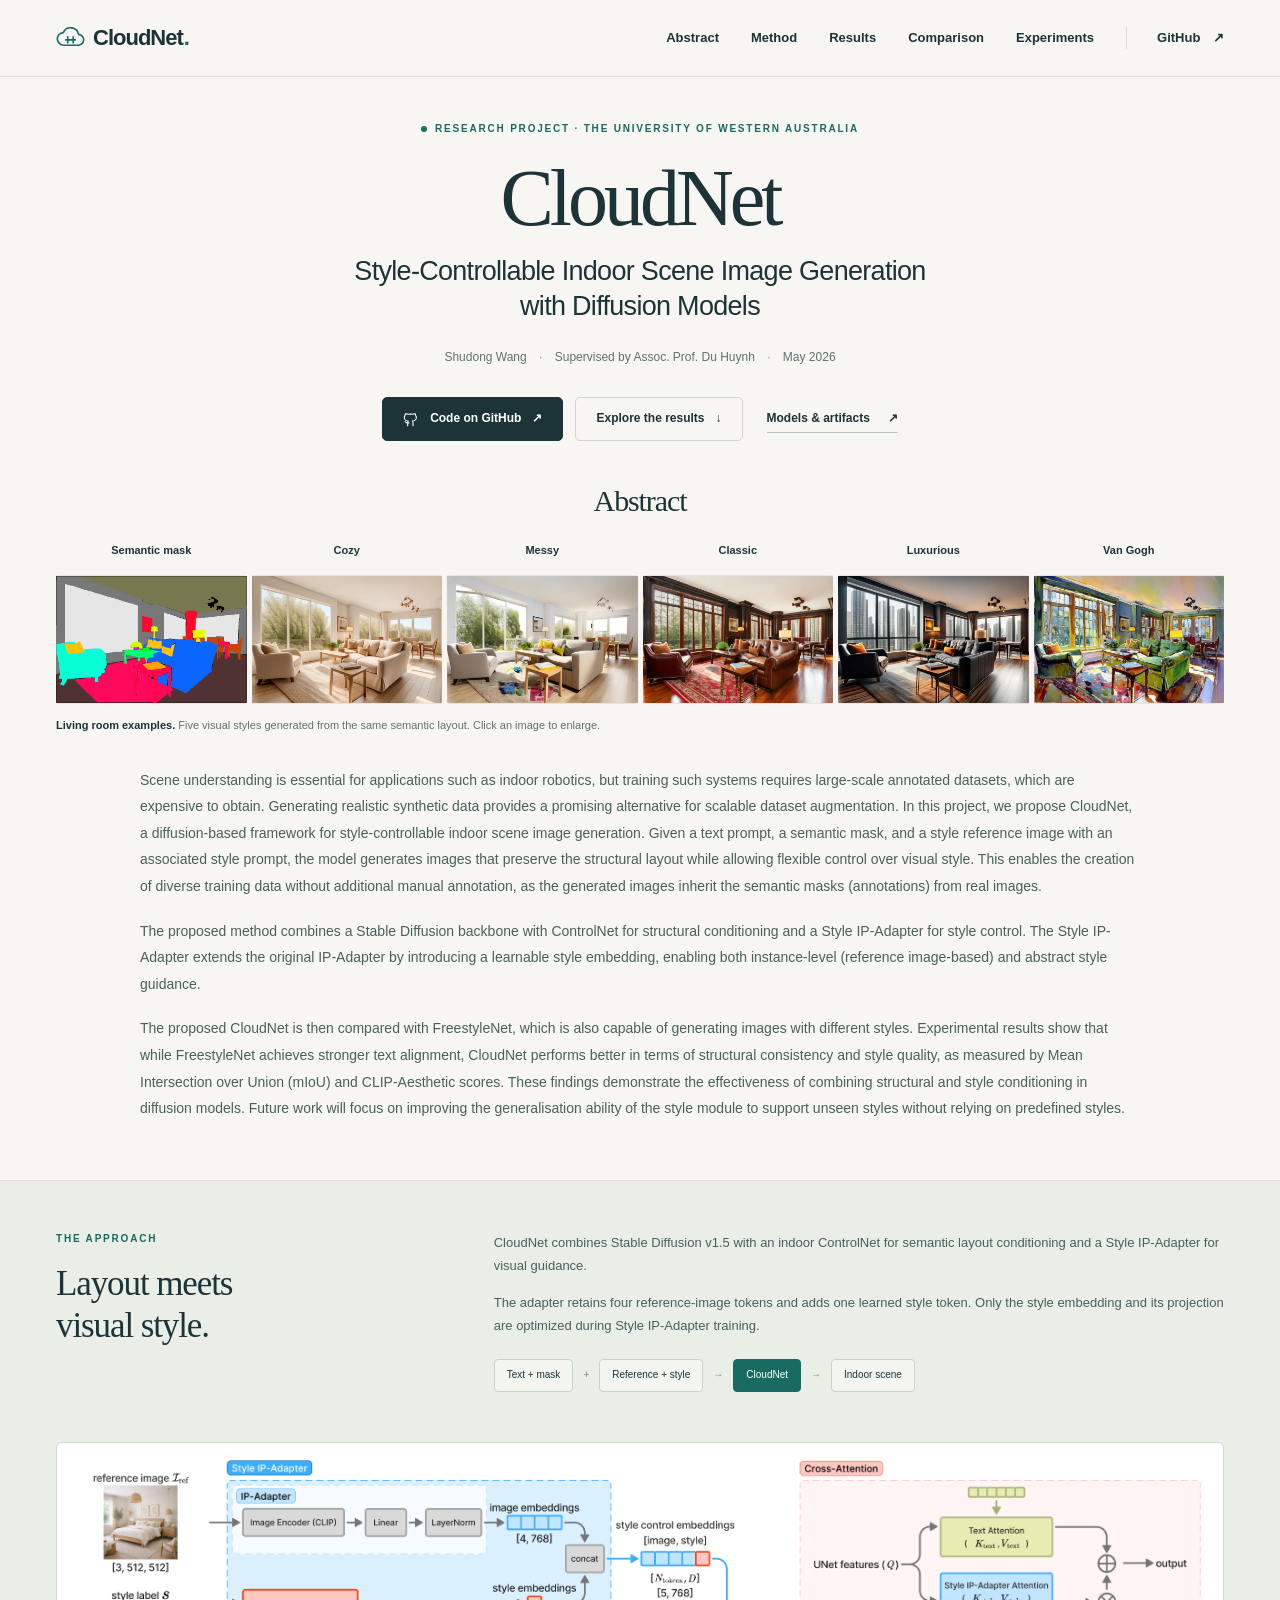
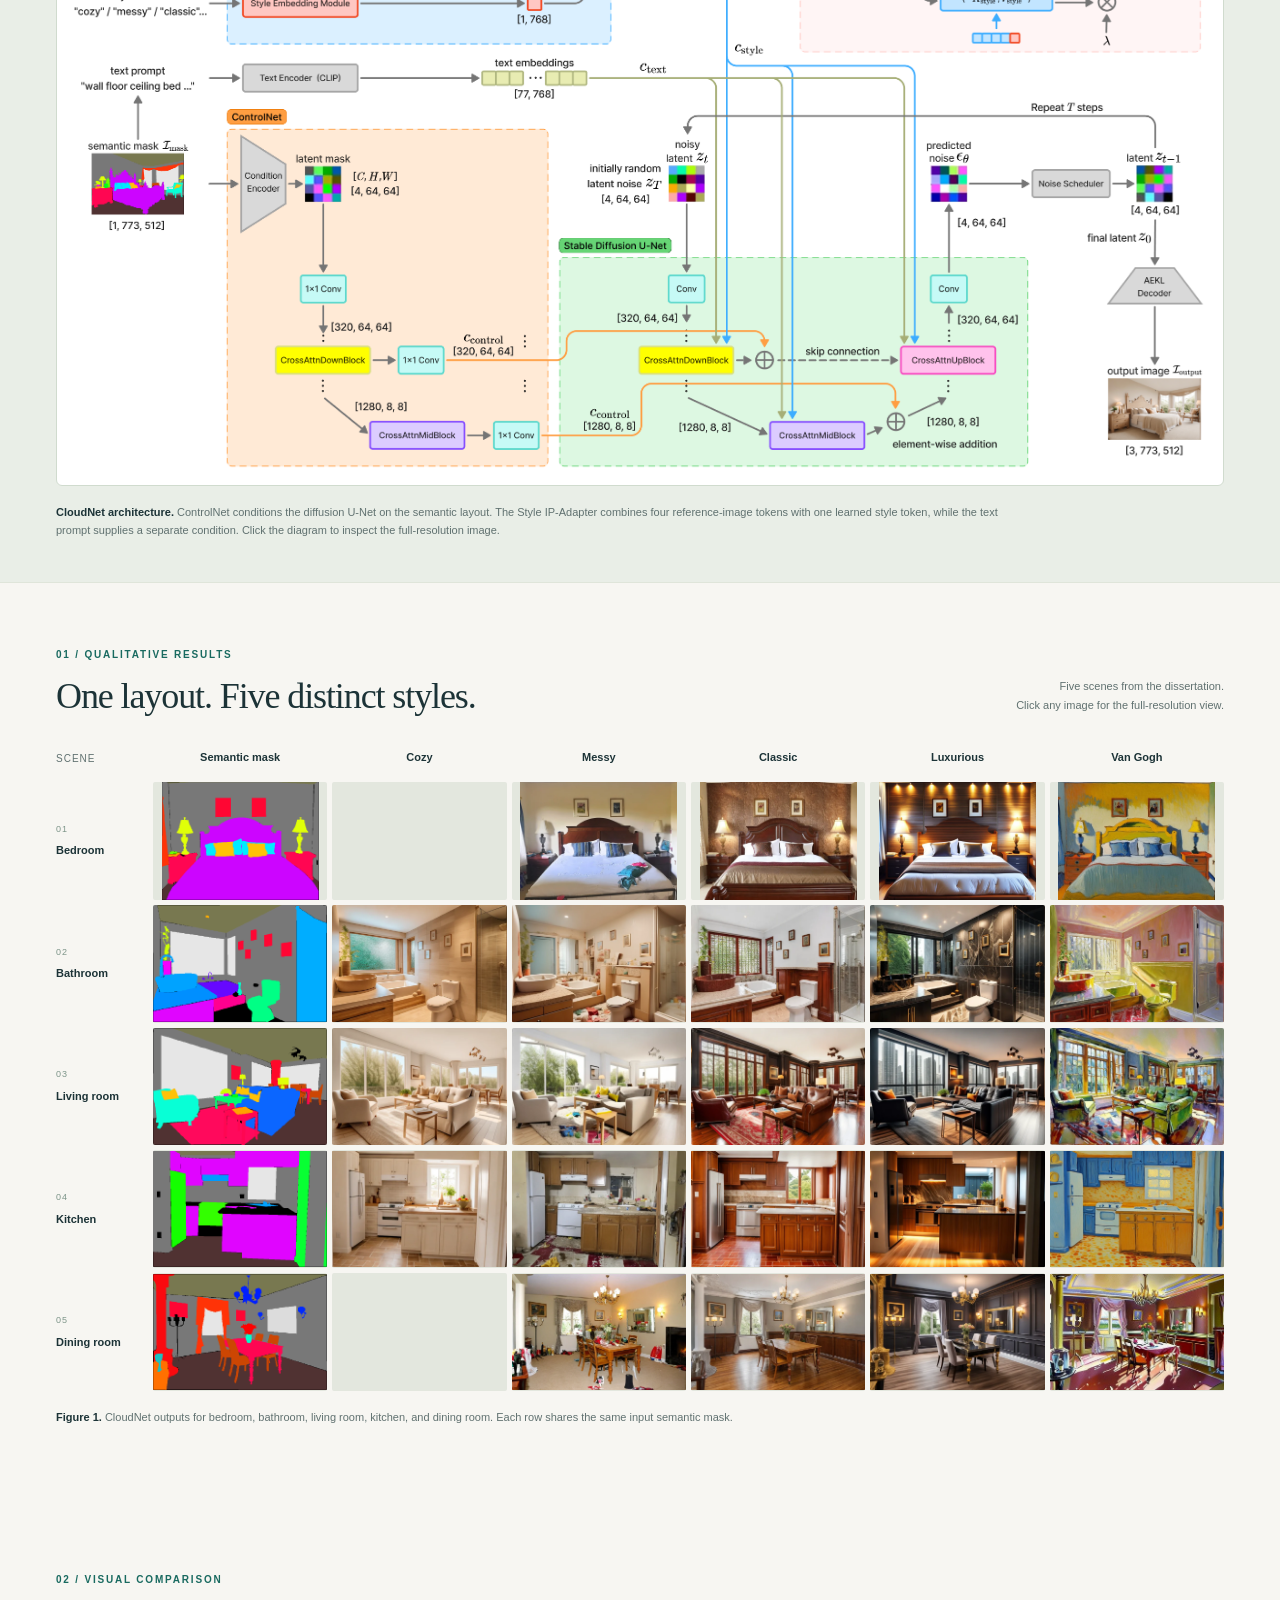
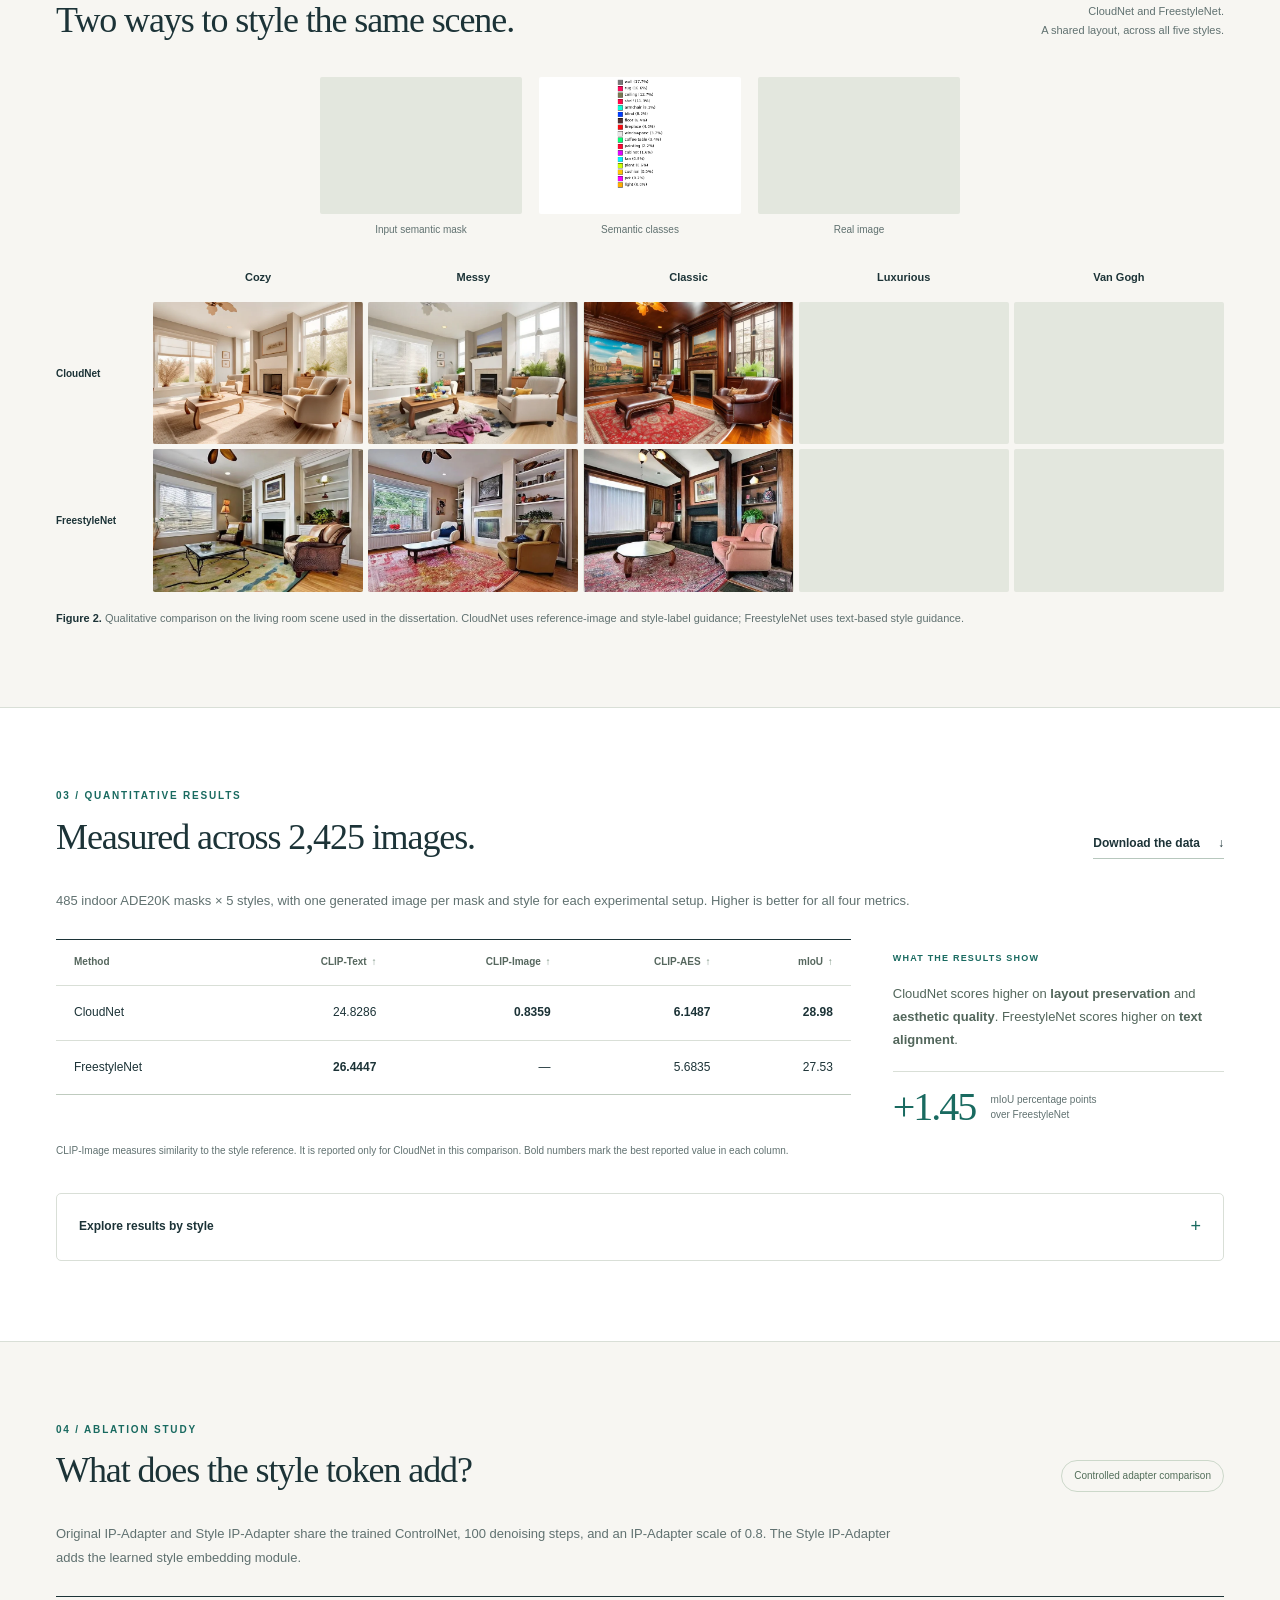
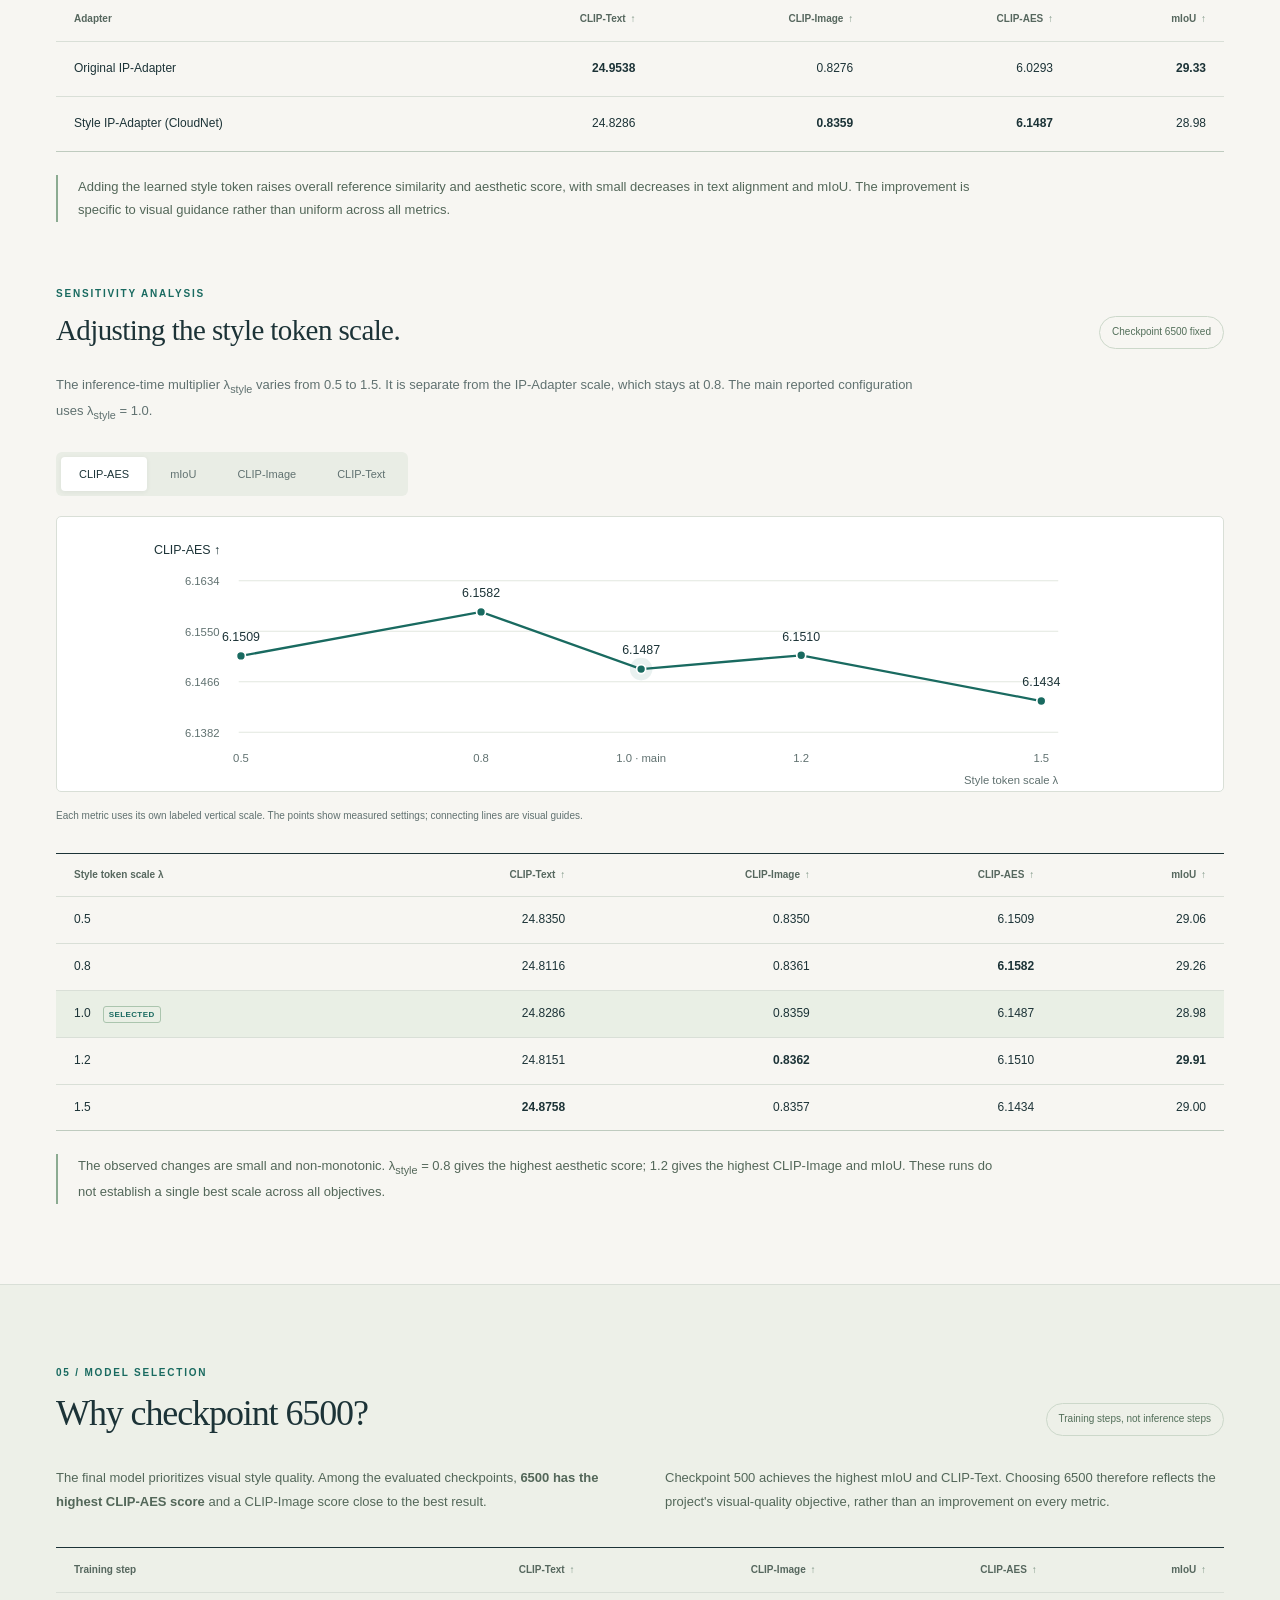
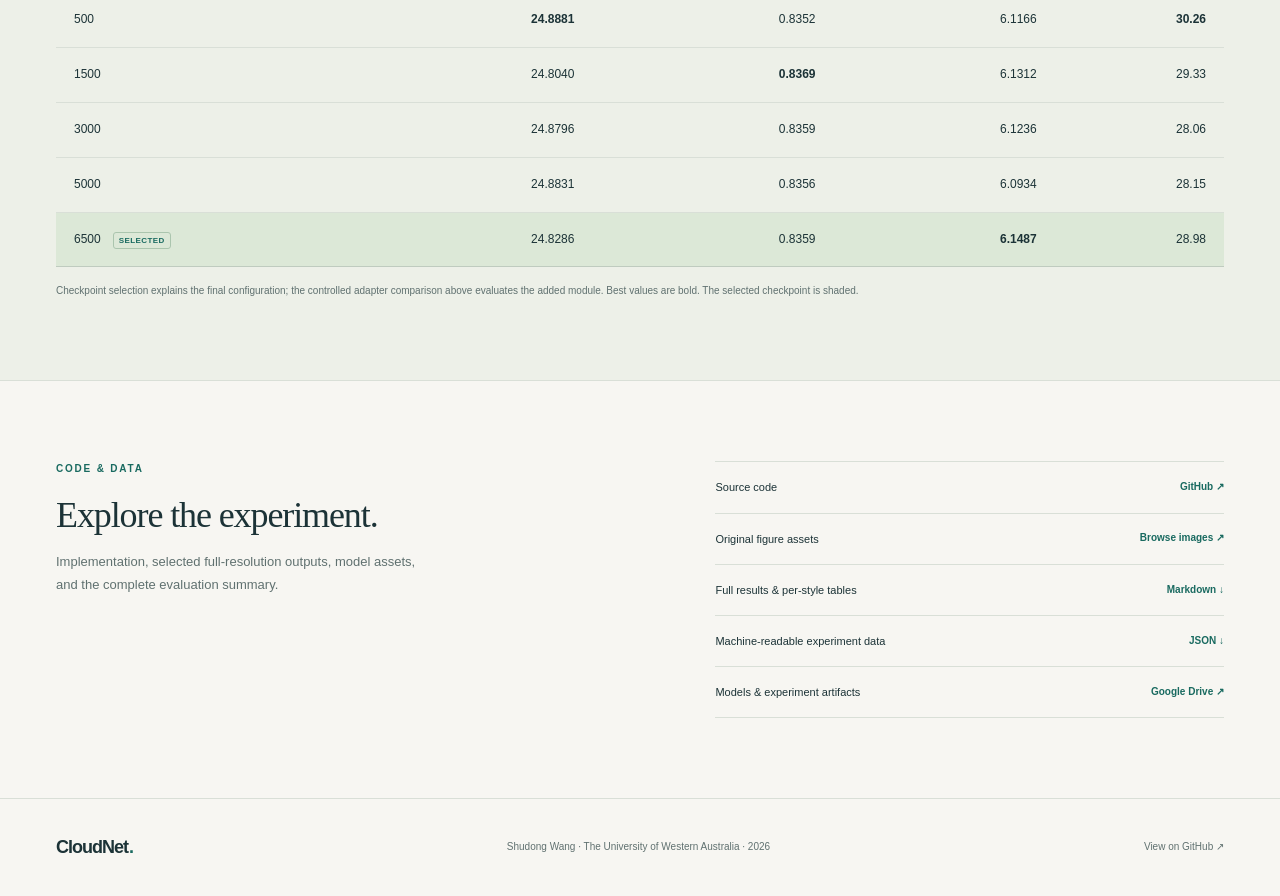
<file: docs/index.html>
<!doctype html>
<html lang="en">
<head>
  <meta charset="utf-8">
  <meta name="viewport" content="width=device-width, initial-scale=1">
  <meta name="theme-color" content="#f7f6f2">
  <meta name="description" content="CloudNet: Style-Controllable Indoor Scene Image Generation with Diffusion Models. Explore five visual styles, semantic layout control, comparisons with FreestyleNet, and ablation studies.">
  <meta property="og:title" content="CloudNet · Style-Controllable Indoor Scene Image Generation with Diffusion Models">
  <meta property="og:description" content="One semantic layout, five visual styles. Explore CloudNet's qualitative results, benchmarks, and ablation studies.">
  <meta property="og:type" content="website">
  <meta property="og:url" content="https://cloudwang-uwa.github.io/CloudNet/">
  <meta property="og:image" content="https://cloudwang-uwa.github.io/CloudNet/assets/images/cloudNet/living_room/cozy.webp">
  <title>CloudNet · Style-Controllable Indoor Scene Image Generation with Diffusion Models</title>
  <link rel="icon" href="assets/favicon.svg" type="image/svg+xml">
  <link rel="stylesheet" href="assets/site.css">
  <link rel="canonical" href="https://cloudwang-uwa.github.io/CloudNet/">
  <script src="assets/site.js" defer></script>
</head>
<body>
  <a class="skip-link" href="#main">Skip to content</a>
  <header class="site-header">
    <div class="header-inner">
      <a class="wordmark" href="#" aria-label="CloudNet home"><svg viewBox="0 0 32 26" aria-hidden="true"><path d="M9 21h15a6 6 0 0 0 1-12A9 9 0 0 0 8 7a7 7 0 0 0 1 14Z"/><path d="M10 15h12M13 11v8M19 11v8"/></svg>CloudNet<span class="wordmark-dot">.</span></a>
      <nav aria-label="Main navigation"><a href="#abstract">Abstract</a><a href="#method">Method</a><a class="nav-results" href="#results">Results</a><a class="nav-comparison" href="#comparison">Comparison</a><a class="nav-experiments" href="#experiments">Experiments</a><a class="nav-code" href="https://github.com/CloudWang-UWA/CloudNet">GitHub <span aria-hidden="true">↗</span></a></nav>
    </div>
  </header>
  <main id="main">
    <section class="hero container">
      <p class="eyebrow"><span></span> Research project · The University of Western Australia</p>
      <h1>CloudNet</h1>
      <p class="hero-title">Style-Controllable Indoor Scene Image Generation<br class="desktop-break"> with Diffusion Models</p>
      <p class="byline">Shudong Wang <span>·</span> Supervised by Assoc. Prof. Du Huynh <span>·</span> May 2026</p>
      <div class="hero-links"><a class="button button-dark" href="https://github.com/CloudWang-UWA/CloudNet"><svg viewBox="0 0 24 24" aria-hidden="true"><path d="M9 18c-4 1-4-2-6-2m12 6v-4a4 4 0 0 0-1-3c3 0 6-2 6-5a4 4 0 0 0-1-3c0-1 0-2-1-3-2 0-3 1-4 1a13 13 0 0 0-6 0C7 5 6 4 4 4c-1 1-1 2-1 3a4 4 0 0 0-1 3c0 3 3 5 6 5a4 4 0 0 0-1 3v4"/></svg>Code on GitHub <span>↗</span></a><a class="button button-light" href="#quantitative">Explore the results <span>↓</span></a><a class="text-link" href="https://drive.google.com/drive/folders/1iIovFMHSRUaDWqW_M618lsFay0LqDjwX?usp=sharing">Models &amp; artifacts <span>↗</span></a></div>
    </section>

    <section id="abstract" class="abstract-section container" aria-labelledby="abstract-title">
      <h2 id="abstract-title">Abstract</h2>
      <figure class="teaser-figure">
        <div class="scroll-area" role="region" aria-label="Living room examples: semantic mask and five styles; scroll horizontally on small screens" tabindex="0"><div class="teaser-grid"><div class="column-label">Semantic mask</div><div class="column-label">Cozy</div><div class="column-label">Messy</div><div class="column-label">Classic</div><div class="column-label">Luxurious</div><div class="column-label">Van Gogh</div><button class="image-button" type="button" data-full="qualitative_results/cloudNet/living_room/mask.png" data-caption="Living room · input semantic mask" aria-label="Enlarge: Living room · input semantic mask"><img src="assets/images/cloudNet/living_room/mask.webp" alt="Living room · input semantic mask" width="720" height="480" loading="eager" decoding="async"></button><button class="image-button" type="button" data-full="qualitative_results/cloudNet/living_room/cozy.png" data-caption="Living room · Cozy · CloudNet" aria-label="Enlarge: Living room · Cozy · CloudNet"><img src="assets/images/cloudNet/living_room/cozy.webp" alt="Living room · Cozy · CloudNet" width="720" height="480" loading="eager" decoding="async"></button><button class="image-button" type="button" data-full="qualitative_results/cloudNet/living_room/messy.png" data-caption="Living room · Messy · CloudNet" aria-label="Enlarge: Living room · Messy · CloudNet"><img src="assets/images/cloudNet/living_room/messy.webp" alt="Living room · Messy · CloudNet" width="720" height="480" loading="eager" decoding="async"></button><button class="image-button" type="button" data-full="qualitative_results/cloudNet/living_room/classic.png" data-caption="Living room · Classic · CloudNet" aria-label="Enlarge: Living room · Classic · CloudNet"><img src="assets/images/cloudNet/living_room/classic.webp" alt="Living room · Classic · CloudNet" width="720" height="480" loading="eager" decoding="async"></button><button class="image-button" type="button" data-full="qualitative_results/cloudNet/living_room/luxurious.png" data-caption="Living room · Luxurious · CloudNet" aria-label="Enlarge: Living room · Luxurious · CloudNet"><img src="assets/images/cloudNet/living_room/luxurious.webp" alt="Living room · Luxurious · CloudNet" width="720" height="480" loading="eager" decoding="async"></button><button class="image-button" type="button" data-full="qualitative_results/cloudNet/living_room/van_gogh.png" data-caption="Living room · Van Gogh · CloudNet" aria-label="Enlarge: Living room · Van Gogh · CloudNet"><img src="assets/images/cloudNet/living_room/van_gogh.webp" alt="Living room · Van Gogh · CloudNet" width="720" height="480" loading="eager" decoding="async"></button></div></div>
        <figcaption class="figure-note"><span>Living room examples.</span> Five visual styles generated from the same semantic layout. Click an image to enlarge. <span class="mobile-note">Swipe to see every style.</span></figcaption>
      </figure>
      <div class="abstract-copy">
        <p>Scene understanding is essential for applications such as indoor robotics, but training such systems requires large-scale annotated datasets, which are expensive to obtain. Generating realistic synthetic data provides a promising alternative for scalable dataset augmentation. In this project, we propose CloudNet, a diffusion-based framework for style-controllable indoor scene image generation. Given a text prompt, a semantic mask, and a style reference image with an associated style prompt, the model generates images that preserve the structural layout while allowing flexible control over visual style. This enables the creation of diverse training data without additional manual annotation, as the generated images inherit the semantic masks (annotations) from real images.</p>
        <p>The proposed method combines a Stable Diffusion backbone with ControlNet for structural conditioning and a Style IP-Adapter for style control. The Style IP-Adapter extends the original IP-Adapter by introducing a learnable style embedding, enabling both instance-level (reference image-based) and abstract style guidance.</p>
        <p>The proposed CloudNet is then compared with FreestyleNet, which is also capable of generating images with different styles. Experimental results show that while FreestyleNet achieves stronger text alignment, CloudNet performs better in terms of structural consistency and style quality, as measured by Mean Intersection over Union (mIoU) and CLIP-Aesthetic scores. These findings demonstrate the effectiveness of combining structural and style conditioning in diffusion models. Future work will focus on improving the generalisation ability of the style module to support unseen styles without relying on predefined styles.</p>
      </div>
    </section>

    <section id="method" class="about-strip" aria-labelledby="method-title">
      <div class="container">
        <div class="about-inner"><div><p class="eyebrow">The approach</p><h2 id="method-title">Layout meets<br>visual style.</h2></div><div><p>CloudNet combines Stable Diffusion v1.5 with an indoor ControlNet for semantic layout conditioning and a Style IP-Adapter for visual guidance.</p><p>The adapter retains four reference-image tokens and adds one learned style token. Only the style embedding and its projection are optimized during Style IP-Adapter training.</p><div class="method-flow" aria-label="Text prompt and semantic mask and reference image plus style label lead to CloudNet then a stylized scene"><span>Text + mask</span><b>+</b><span>Reference + style</span><b>→</b><strong>CloudNet</strong><b>→</b><span>Indoor scene</span></div></div></div>
        <figure class="architecture-figure">
          <button class="image-button architecture-image" type="button" data-full="architecture/CloudNet.png" data-caption="CloudNet architecture: semantic ControlNet, Style IP-Adapter, and the diffusion U-Net" aria-label="Enlarge: CloudNet architecture: semantic ControlNet, Style IP-Adapter, and the diffusion U-Net"><img src="architecture/CloudNet.png" alt="CloudNet architecture: semantic ControlNet, Style IP-Adapter, and the diffusion U-Net" width="2493" height="1341" loading="eager" decoding="async"></button>
          <figcaption class="figure-note"><span>CloudNet architecture.</span> ControlNet conditions the diffusion U-Net on the semantic layout. The Style IP-Adapter combines four reference-image tokens with one learned style token, while the text prompt supplies a separate condition. Click the diagram to inspect the full-resolution image.</figcaption>
        </figure>
      </div>
    </section>

    <section id="results" class="section container gallery-section">
      <div class="section-heading"><div><p class="eyebrow">01 / Qualitative results</p><h2>One layout. Five distinct styles.</h2></div><p class="section-aside">Five scenes from the dissertation.<br>Click any image for the full-resolution view.</p></div>
      <div class="scroll-area" role="region" aria-label="Five scenes and five styles; scroll horizontally on small screens" tabindex="0"><div class="gallery-grid"><div class="grid-corner">Scene</div><div class="column-label">Semantic mask</div><div class="column-label">Cozy</div><div class="column-label">Messy</div><div class="column-label">Classic</div><div class="column-label">Luxurious</div><div class="column-label">Van Gogh</div><div class="row-label"><span>01</span>Bedroom</div><button class="image-button" type="button" data-full="qualitative_results/cloudNet/bedroom/mask.png" data-caption="Bedroom · input semantic mask" aria-label="Enlarge: Bedroom · input semantic mask"><img src="assets/images/cloudNet/bedroom/mask.webp" alt="Bedroom · input semantic mask" width="683" height="512" loading="eager" decoding="async"></button><button class="image-button" type="button" data-full="qualitative_results/cloudNet/bedroom/cozy.png" data-caption="Bedroom · Cozy · CloudNet" aria-label="Enlarge: Bedroom · Cozy · CloudNet"><img src="assets/images/cloudNet/bedroom/cozy.webp" alt="Bedroom · Cozy · CloudNet" width="683" height="512" loading="eager" decoding="async"></button><button class="image-button" type="button" data-full="qualitative_results/cloudNet/bedroom/messy.png" data-caption="Bedroom · Messy · CloudNet" aria-label="Enlarge: Bedroom · Messy · CloudNet"><img src="assets/images/cloudNet/bedroom/messy.webp" alt="Bedroom · Messy · CloudNet" width="683" height="512" loading="eager" decoding="async"></button><button class="image-button" type="button" data-full="qualitative_results/cloudNet/bedroom/classic.png" data-caption="Bedroom · Classic · CloudNet" aria-label="Enlarge: Bedroom · Classic · CloudNet"><img src="assets/images/cloudNet/bedroom/classic.webp" alt="Bedroom · Classic · CloudNet" width="683" height="512" loading="eager" decoding="async"></button><button class="image-button" type="button" data-full="qualitative_results/cloudNet/bedroom/luxurious.png" data-caption="Bedroom · Luxurious · CloudNet" aria-label="Enlarge: Bedroom · Luxurious · CloudNet"><img src="assets/images/cloudNet/bedroom/luxurious.webp" alt="Bedroom · Luxurious · CloudNet" width="683" height="512" loading="eager" decoding="async"></button><button class="image-button" type="button" data-full="qualitative_results/cloudNet/bedroom/van_gogh.png" data-caption="Bedroom · Van Gogh · CloudNet" aria-label="Enlarge: Bedroom · Van Gogh · CloudNet"><img src="assets/images/cloudNet/bedroom/van_gogh.webp" alt="Bedroom · Van Gogh · CloudNet" width="683" height="512" loading="eager" decoding="async"></button><div class="row-label"><span>02</span>Bathroom</div><button class="image-button" type="button" data-full="qualitative_results/cloudNet/bathroom/mask.png" data-caption="Bathroom · input semantic mask" aria-label="Enlarge: Bathroom · input semantic mask"><img src="assets/images/cloudNet/bathroom/mask.webp" alt="Bathroom · input semantic mask" width="720" height="482" loading="eager" decoding="async"></button><button class="image-button" type="button" data-full="qualitative_results/cloudNet/bathroom/cozy.png" data-caption="Bathroom · Cozy · CloudNet" aria-label="Enlarge: Bathroom · Cozy · CloudNet"><img src="assets/images/cloudNet/bathroom/cozy.webp" alt="Bathroom · Cozy · CloudNet" width="720" height="482" loading="eager" decoding="async"></button><button class="image-button" type="button" data-full="qualitative_results/cloudNet/bathroom/messy.png" data-caption="Bathroom · Messy · CloudNet" aria-label="Enlarge: Bathroom · Messy · CloudNet"><img src="assets/images/cloudNet/bathroom/messy.webp" alt="Bathroom · Messy · CloudNet" width="720" height="482" loading="eager" decoding="async"></button><button class="image-button" type="button" data-full="qualitative_results/cloudNet/bathroom/classic.png" data-caption="Bathroom · Classic · CloudNet" aria-label="Enlarge: Bathroom · Classic · CloudNet"><img src="assets/images/cloudNet/bathroom/classic.webp" alt="Bathroom · Classic · CloudNet" width="720" height="482" loading="eager" decoding="async"></button><button class="image-button" type="button" data-full="qualitative_results/cloudNet/bathroom/luxurious.png" data-caption="Bathroom · Luxurious · CloudNet" aria-label="Enlarge: Bathroom · Luxurious · CloudNet"><img src="assets/images/cloudNet/bathroom/luxurious.webp" alt="Bathroom · Luxurious · CloudNet" width="720" height="482" loading="eager" decoding="async"></button><button class="image-button" type="button" data-full="qualitative_results/cloudNet/bathroom/van_gogh.png" data-caption="Bathroom · Van Gogh · CloudNet" aria-label="Enlarge: Bathroom · Van Gogh · CloudNet"><img src="assets/images/cloudNet/bathroom/van_gogh.webp" alt="Bathroom · Van Gogh · CloudNet" width="720" height="482" loading="eager" decoding="async"></button><div class="row-label"><span>03</span>Living room</div><button class="image-button" type="button" data-full="qualitative_results/cloudNet/living_room/mask.png" data-caption="Living room · input semantic mask" aria-label="Enlarge: Living room · input semantic mask"><img src="assets/images/cloudNet/living_room/mask.webp" alt="Living room · input semantic mask" width="720" height="480" loading="eager" decoding="async"></button><button class="image-button" type="button" data-full="qualitative_results/cloudNet/living_room/cozy.png" data-caption="Living room · Cozy · CloudNet" aria-label="Enlarge: Living room · Cozy · CloudNet"><img src="assets/images/cloudNet/living_room/cozy.webp" alt="Living room · Cozy · CloudNet" width="720" height="480" loading="eager" decoding="async"></button><button class="image-button" type="button" data-full="qualitative_results/cloudNet/living_room/messy.png" data-caption="Living room · Messy · CloudNet" aria-label="Enlarge: Living room · Messy · CloudNet"><img src="assets/images/cloudNet/living_room/messy.webp" alt="Living room · Messy · CloudNet" width="720" height="480" loading="eager" decoding="async"></button><button class="image-button" type="button" data-full="qualitative_results/cloudNet/living_room/classic.png" data-caption="Living room · Classic · CloudNet" aria-label="Enlarge: Living room · Classic · CloudNet"><img src="assets/images/cloudNet/living_room/classic.webp" alt="Living room · Classic · CloudNet" width="720" height="480" loading="eager" decoding="async"></button><button class="image-button" type="button" data-full="qualitative_results/cloudNet/living_room/luxurious.png" data-caption="Living room · Luxurious · CloudNet" aria-label="Enlarge: Living room · Luxurious · CloudNet"><img src="assets/images/cloudNet/living_room/luxurious.webp" alt="Living room · Luxurious · CloudNet" width="720" height="480" loading="eager" decoding="async"></button><button class="image-button" type="button" data-full="qualitative_results/cloudNet/living_room/van_gogh.png" data-caption="Living room · Van Gogh · CloudNet" aria-label="Enlarge: Living room · Van Gogh · CloudNet"><img src="assets/images/cloudNet/living_room/van_gogh.webp" alt="Living room · Van Gogh · CloudNet" width="720" height="480" loading="eager" decoding="async"></button><div class="row-label"><span>04</span>Kitchen</div><button class="image-button" type="button" data-full="qualitative_results/cloudNet/kitchen/mask.png" data-caption="Kitchen · input semantic mask" aria-label="Enlarge: Kitchen · input semantic mask"><img src="assets/images/cloudNet/kitchen/mask.webp" alt="Kitchen · input semantic mask" width="720" height="480" loading="eager" decoding="async"></button><button class="image-button" type="button" data-full="qualitative_results/cloudNet/kitchen/cozy.png" data-caption="Kitchen · Cozy · CloudNet" aria-label="Enlarge: Kitchen · Cozy · CloudNet"><img src="assets/images/cloudNet/kitchen/cozy.webp" alt="Kitchen · Cozy · CloudNet" width="720" height="480" loading="eager" decoding="async"></button><button class="image-button" type="button" data-full="qualitative_results/cloudNet/kitchen/messy.png" data-caption="Kitchen · Messy · CloudNet" aria-label="Enlarge: Kitchen · Messy · CloudNet"><img src="assets/images/cloudNet/kitchen/messy.webp" alt="Kitchen · Messy · CloudNet" width="720" height="480" loading="eager" decoding="async"></button><button class="image-button" type="button" data-full="qualitative_results/cloudNet/kitchen/classic.png" data-caption="Kitchen · Classic · CloudNet" aria-label="Enlarge: Kitchen · Classic · CloudNet"><img src="assets/images/cloudNet/kitchen/classic.webp" alt="Kitchen · Classic · CloudNet" width="720" height="480" loading="eager" decoding="async"></button><button class="image-button" type="button" data-full="qualitative_results/cloudNet/kitchen/luxurious.png" data-caption="Kitchen · Luxurious · CloudNet" aria-label="Enlarge: Kitchen · Luxurious · CloudNet"><img src="assets/images/cloudNet/kitchen/luxurious.webp" alt="Kitchen · Luxurious · CloudNet" width="720" height="480" loading="eager" decoding="async"></button><button class="image-button" type="button" data-full="qualitative_results/cloudNet/kitchen/van_gogh.png" data-caption="Kitchen · Van Gogh · CloudNet" aria-label="Enlarge: Kitchen · Van Gogh · CloudNet"><img src="assets/images/cloudNet/kitchen/van_gogh.webp" alt="Kitchen · Van Gogh · CloudNet" width="720" height="480" loading="eager" decoding="async"></button><div class="row-label"><span>05</span>Dining room</div><button class="image-button" type="button" data-full="qualitative_results/cloudNet/dining_room/mask.png" data-caption="Dining room · input semantic mask" aria-label="Enlarge: Dining room · input semantic mask"><img src="assets/images/cloudNet/dining_room/mask.webp" alt="Dining room · input semantic mask" width="720" height="482" loading="eager" decoding="async"></button><button class="image-button" type="button" data-full="qualitative_results/cloudNet/dining_room/cozy.png" data-caption="Dining room · Cozy · CloudNet" aria-label="Enlarge: Dining room · Cozy · CloudNet"><img src="assets/images/cloudNet/dining_room/cozy.webp" alt="Dining room · Cozy · CloudNet" width="720" height="482" loading="eager" decoding="async"></button><button class="image-button" type="button" data-full="qualitative_results/cloudNet/dining_room/messy.png" data-caption="Dining room · Messy · CloudNet" aria-label="Enlarge: Dining room · Messy · CloudNet"><img src="assets/images/cloudNet/dining_room/messy.webp" alt="Dining room · Messy · CloudNet" width="720" height="482" loading="eager" decoding="async"></button><button class="image-button" type="button" data-full="qualitative_results/cloudNet/dining_room/classic.png" data-caption="Dining room · Classic · CloudNet" aria-label="Enlarge: Dining room · Classic · CloudNet"><img src="assets/images/cloudNet/dining_room/classic.webp" alt="Dining room · Classic · CloudNet" width="720" height="482" loading="eager" decoding="async"></button><button class="image-button" type="button" data-full="qualitative_results/cloudNet/dining_room/luxurious.png" data-caption="Dining room · Luxurious · CloudNet" aria-label="Enlarge: Dining room · Luxurious · CloudNet"><img src="assets/images/cloudNet/dining_room/luxurious.webp" alt="Dining room · Luxurious · CloudNet" width="720" height="482" loading="eager" decoding="async"></button><button class="image-button" type="button" data-full="qualitative_results/cloudNet/dining_room/van_gogh.png" data-caption="Dining room · Van Gogh · CloudNet" aria-label="Enlarge: Dining room · Van Gogh · CloudNet"><img src="assets/images/cloudNet/dining_room/van_gogh.webp" alt="Dining room · Van Gogh · CloudNet" width="720" height="482" loading="eager" decoding="async"></button></div></div>
      <p class="figure-note"><span>Figure 1.</span> CloudNet outputs for bedroom, bathroom, living room, kitchen, and dining room. Each row shares the same input semantic mask. <span class="mobile-note">Swipe to see every style.</span></p>
    </section>

    <section id="comparison" class="section container">
      <div class="section-heading"><div><p class="eyebrow">02 / Visual comparison</p><h2>Two ways to style the same scene.</h2></div><p class="section-aside">CloudNet and FreestyleNet.<br>A shared layout, across all five styles.</p></div>
      <div class="context-row"><figure><button class="image-button" type="button" data-full="qualitative_results/comparison/cloudnet/mask.png" data-caption="Input semantic mask" aria-label="Enlarge: Input semantic mask"><img src="assets/images/comparison/cloudnet/mask.webp" alt="Input semantic mask" width="720" height="487" loading="lazy" decoding="async"></button><figcaption>Input semantic mask</figcaption></figure><figure><button class="image-button" type="button" data-full="qualitative_results/comparison/cloudnet/legend.png" data-caption="Semantic classes" aria-label="Enlarge: Semantic classes"><img src="assets/images/comparison/cloudnet/legend.webp" alt="Semantic classes" width="185" height="512" loading="lazy" decoding="async"></button><figcaption>Semantic classes</figcaption></figure><figure><button class="image-button" type="button" data-full="qualitative_results/comparison/cloudnet/original.png" data-caption="Real image" aria-label="Enlarge: Real image"><img src="assets/images/comparison/cloudnet/original.webp" alt="Real image" width="720" height="487" loading="lazy" decoding="async"></button><figcaption>Real image</figcaption></figure></div><div class="scroll-area"><div class="comparison-grid"><div></div><div class="column-label">Cozy</div><div class="column-label">Messy</div><div class="column-label">Classic</div><div class="column-label">Luxurious</div><div class="column-label">Van Gogh</div><div class="row-label model-label">CloudNet</div><button class="image-button" type="button" data-full="qualitative_results/comparison/cloudnet/cozy.png" data-caption="Living room · Cozy · CloudNet" aria-label="Enlarge: Living room · Cozy · CloudNet"><img src="assets/images/comparison/cloudnet/cozy.webp" alt="Living room · Cozy · CloudNet" width="720" height="487" loading="lazy" decoding="async"></button><button class="image-button" type="button" data-full="qualitative_results/comparison/cloudnet/messy.png" data-caption="Living room · Messy · CloudNet" aria-label="Enlarge: Living room · Messy · CloudNet"><img src="assets/images/comparison/cloudnet/messy.webp" alt="Living room · Messy · CloudNet" width="720" height="487" loading="lazy" decoding="async"></button><button class="image-button" type="button" data-full="qualitative_results/comparison/cloudnet/classic.png" data-caption="Living room · Classic · CloudNet" aria-label="Enlarge: Living room · Classic · CloudNet"><img src="assets/images/comparison/cloudnet/classic.webp" alt="Living room · Classic · CloudNet" width="720" height="487" loading="lazy" decoding="async"></button><button class="image-button" type="button" data-full="qualitative_results/comparison/cloudnet/luxurious.png" data-caption="Living room · Luxurious · CloudNet" aria-label="Enlarge: Living room · Luxurious · CloudNet"><img src="assets/images/comparison/cloudnet/luxurious.webp" alt="Living room · Luxurious · CloudNet" width="720" height="487" loading="lazy" decoding="async"></button><button class="image-button" type="button" data-full="qualitative_results/comparison/cloudnet/van_gogh.png" data-caption="Living room · Van Gogh · CloudNet" aria-label="Enlarge: Living room · Van Gogh · CloudNet"><img src="assets/images/comparison/cloudnet/van_gogh.webp" alt="Living room · Van Gogh · CloudNet" width="720" height="487" loading="lazy" decoding="async"></button><div class="row-label model-label">FreestyleNet</div><button class="image-button" type="button" data-full="qualitative_results/comparison/freestylenet/cozy.png" data-caption="Living room · Cozy · FreestyleNet" aria-label="Enlarge: Living room · Cozy · FreestyleNet"><img src="assets/images/comparison/freestylenet/cozy.webp" alt="Living room · Cozy · FreestyleNet" width="720" height="487" loading="lazy" decoding="async"></button><button class="image-button" type="button" data-full="qualitative_results/comparison/freestylenet/messy.png" data-caption="Living room · Messy · FreestyleNet" aria-label="Enlarge: Living room · Messy · FreestyleNet"><img src="assets/images/comparison/freestylenet/messy.webp" alt="Living room · Messy · FreestyleNet" width="720" height="487" loading="lazy" decoding="async"></button><button class="image-button" type="button" data-full="qualitative_results/comparison/freestylenet/classic.png" data-caption="Living room · Classic · FreestyleNet" aria-label="Enlarge: Living room · Classic · FreestyleNet"><img src="assets/images/comparison/freestylenet/classic.webp" alt="Living room · Classic · FreestyleNet" width="720" height="487" loading="lazy" decoding="async"></button><button class="image-button" type="button" data-full="qualitative_results/comparison/freestylenet/luxurious.png" data-caption="Living room · Luxurious · FreestyleNet" aria-label="Enlarge: Living room · Luxurious · FreestyleNet"><img src="assets/images/comparison/freestylenet/luxurious.webp" alt="Living room · Luxurious · FreestyleNet" width="720" height="487" loading="lazy" decoding="async"></button><button class="image-button" type="button" data-full="qualitative_results/comparison/freestylenet/van_gogh.png" data-caption="Living room · Van Gogh · FreestyleNet" aria-label="Enlarge: Living room · Van Gogh · FreestyleNet"><img src="assets/images/comparison/freestylenet/van_gogh.webp" alt="Living room · Van Gogh · FreestyleNet" width="720" height="487" loading="lazy" decoding="async"></button></div></div>
      <p class="figure-note"><span>Figure 2.</span> Qualitative comparison on the living room scene used in the dissertation. CloudNet uses reference-image and style-label guidance; FreestyleNet uses text-based style guidance.</p>
    </section>

    <section id="quantitative" class="section section-tinted">
      <div class="container">
        <div class="section-heading"><div><p class="eyebrow">03 / Quantitative results</p><h2>Measured across 2,425 images.</h2></div><a class="text-link" href="assets/results.csv" download>Download the data <span>↓</span></a></div>
        <p class="section-intro">485 indoor ADE20K masks × 5 styles, with one generated image per mask and style for each experimental setup. Higher is better for all four metrics.</p>
        <div class="benchmark-layout"><div class="table-wrap"><table><caption class="sr-only">Method</caption><thead><tr><th scope="col">Method</th><th scope="col">CLIP-Text <span aria-label="higher is better">↑</span></th><th scope="col">CLIP-Image <span aria-label="higher is better">↑</span></th><th scope="col">CLIP-AES <span aria-label="higher is better">↑</span></th><th scope="col">mIoU <span aria-label="higher is better">↑</span></th></tr></thead><tbody><tr><th scope="row">CloudNet</th><td>24.8286</td><td><strong>0.8359</strong></td><td><strong>6.1487</strong></td><td><strong>28.98</strong></td></tr><tr><th scope="row">FreestyleNet</th><td><strong>26.4447</strong></td><td><span aria-label="Not reported">—</span></td><td>5.6835</td><td>27.53</td></tr></tbody></table></div><div class="finding"><span class="finding-label">What the results show</span><p>CloudNet scores higher on <strong>layout preservation</strong> and <strong>aesthetic quality</strong>. FreestyleNet scores higher on <strong>text alignment</strong>.</p><div class="delta-line"><strong>+1.45</strong><span>mIoU percentage points<br>over FreestyleNet</span></div></div></div>
        <p class="table-note">CLIP-Image measures similarity to the style reference. It is reported only for CloudNet in this comparison. Bold numbers mark the best reported value in each column.</p>
        <details class="style-details"><summary>Explore results by style <span aria-hidden="true">+</span></summary><div class="style-explorer"><div class="explorer-controls"><p>Compare the two methods across individual styles.</p><label>Metric <select id="style-metric"><option value="miou">mIoU · layout preservation</option><option value="clip_aes">CLIP-AES · aesthetic quality</option><option value="clip_text">CLIP-Text · text alignment</option></select></label></div><div class="chart-legend"><span class="legend-cloud">CloudNet</span><span class="legend-free">FreestyleNet</span></div><div id="style-chart" aria-live="polite"></div><p class="table-note">Bar lengths start at zero. Exact scores are shown beside each bar.</p></div></details>
      </div>
    </section>

    <section id="experiments" class="section container">
      <div class="section-heading"><div><p class="eyebrow">04 / Ablation study</p><h2>What does the style token add?</h2></div><span class="study-tag">Controlled adapter comparison</span></div>
      <p class="section-intro">Original IP-Adapter and Style IP-Adapter share the trained ControlNet, 100 denoising steps, and an IP-Adapter scale of 0.8. The Style IP-Adapter adds the learned style embedding module.</p>
      <div class="table-wrap"><table><caption class="sr-only">Adapter</caption><thead><tr><th scope="col">Adapter</th><th scope="col">CLIP-Text <span aria-label="higher is better">↑</span></th><th scope="col">CLIP-Image <span aria-label="higher is better">↑</span></th><th scope="col">CLIP-AES <span aria-label="higher is better">↑</span></th><th scope="col">mIoU <span aria-label="higher is better">↑</span></th></tr></thead><tbody><tr><th scope="row">Original IP-Adapter</th><td><strong>24.9538</strong></td><td>0.8276</td><td>6.0293</td><td><strong>29.33</strong></td></tr><tr><th scope="row">Style IP-Adapter (CloudNet)</th><td>24.8286</td><td><strong>0.8359</strong></td><td><strong>6.1487</strong></td><td>28.98</td></tr></tbody></table></div>
      <p class="study-takeaway">Adding the learned style token raises overall reference similarity and aesthetic score, with small decreases in text alignment and mIoU. The improvement is specific to visual guidance rather than uniform across all metrics.</p>

      <div class="subsection-heading"><div><p class="eyebrow">Sensitivity analysis</p><h3>Adjusting the style token scale.</h3></div><span class="study-tag">Checkpoint 6500 fixed</span></div>
      <p class="section-intro">The inference-time multiplier λ<sub>style</sub> varies from 0.5 to 1.5. It is separate from the IP-Adapter scale, which stays at 0.8. The main reported configuration uses λ<sub>style</sub> = 1.0.</p>
      <div class="trend-controls" role="group" aria-label="Style token scale chart metric"><button type="button" data-trend="clip_aes" aria-pressed="true">CLIP-AES</button><button type="button" data-trend="miou" aria-pressed="false">mIoU</button><button type="button" data-trend="clip_image" aria-pressed="false">CLIP-Image</button><button type="button" data-trend="clip_text" aria-pressed="false">CLIP-Text</button></div>
      <div id="scale-chart" class="trend-chart" aria-live="polite"></div>
      <p class="table-note">Each metric uses its own labeled vertical scale. The points show measured settings; connecting lines are visual guides.</p>
      <div class="table-wrap compact-table"><table><caption class="sr-only">Style token scale λ</caption><thead><tr><th scope="col">Style token scale λ</th><th scope="col">CLIP-Text <span aria-label="higher is better">↑</span></th><th scope="col">CLIP-Image <span aria-label="higher is better">↑</span></th><th scope="col">CLIP-AES <span aria-label="higher is better">↑</span></th><th scope="col">mIoU <span aria-label="higher is better">↑</span></th></tr></thead><tbody><tr><th scope="row">0.5</th><td>24.8350</td><td>0.8350</td><td>6.1509</td><td>29.06</td></tr><tr><th scope="row">0.8</th><td>24.8116</td><td>0.8361</td><td><strong>6.1582</strong></td><td>29.26</td></tr><tr class="selected-row"><th scope="row">1.0<span class="row-badge">Selected</span></th><td>24.8286</td><td>0.8359</td><td>6.1487</td><td>28.98</td></tr><tr><th scope="row">1.2</th><td>24.8151</td><td><strong>0.8362</strong></td><td>6.1510</td><td><strong>29.91</strong></td></tr><tr><th scope="row">1.5</th><td><strong>24.8758</strong></td><td>0.8357</td><td>6.1434</td><td>29.00</td></tr></tbody></table></div>
      <p class="study-takeaway">The observed changes are small and non-monotonic. λ<sub>style</sub> = 0.8 gives the highest aesthetic score; 1.2 gives the highest CLIP-Image and mIoU. These runs do not establish a single best scale across all objectives.</p>
    </section>

    <section id="checkpoint" class="section checkpoint-section"><div class="container">
      <div class="section-heading"><div><p class="eyebrow">05 / Model selection</p><h2>Why checkpoint 6500?</h2></div><span class="study-tag">Training steps, not inference steps</span></div>
      <div class="checkpoint-explanation"><p>The final model prioritizes visual style quality. Among the evaluated checkpoints, <strong>6500 has the highest CLIP-AES score</strong> and a CLIP-Image score close to the best result.</p><p>Checkpoint 500 achieves the highest mIoU and CLIP-Text. Choosing 6500 therefore reflects the project's visual-quality objective, rather than an improvement on every metric.</p></div>
      <div class="table-wrap"><table><caption class="sr-only">Training step</caption><thead><tr><th scope="col">Training step</th><th scope="col">CLIP-Text <span aria-label="higher is better">↑</span></th><th scope="col">CLIP-Image <span aria-label="higher is better">↑</span></th><th scope="col">CLIP-AES <span aria-label="higher is better">↑</span></th><th scope="col">mIoU <span aria-label="higher is better">↑</span></th></tr></thead><tbody><tr><th scope="row">500</th><td><strong>24.8881</strong></td><td>0.8352</td><td>6.1166</td><td><strong>30.26</strong></td></tr><tr><th scope="row">1500</th><td>24.8040</td><td><strong>0.8369</strong></td><td>6.1312</td><td>29.33</td></tr><tr><th scope="row">3000</th><td>24.8796</td><td>0.8359</td><td>6.1236</td><td>28.06</td></tr><tr><th scope="row">5000</th><td>24.8831</td><td>0.8356</td><td>6.0934</td><td>28.15</td></tr><tr class="selected-row"><th scope="row">6500<span class="row-badge">Selected</span></th><td>24.8286</td><td>0.8359</td><td><strong>6.1487</strong></td><td>28.98</td></tr></tbody></table></div>
      <p class="table-note">Checkpoint selection explains the final configuration; the controlled adapter comparison above evaluates the added module. Best values are bold. The selected checkpoint is shaded.</p>
    </div></section>

    <section class="section container reproducibility" id="resources"><div><p class="eyebrow">Code &amp; data</p><h2>Explore the experiment.</h2><p>Implementation, selected full-resolution outputs, model assets, and the complete evaluation summary.</p></div><div class="resource-links"><a href="https://github.com/CloudWang-UWA/CloudNet"><span>Source code</span><b>GitHub ↗</b></a><a href="https://github.com/CloudWang-UWA/CloudNet/tree/main/docs/qualitative_results"><span>Original figure assets</span><b>Browse images ↗</b></a><a href="assets/evaluation.md" download><span>Full results &amp; per-style tables</span><b>Markdown ↓</b></a><a href="assets/results.json" download><span>Machine-readable experiment data</span><b>JSON ↓</b></a><a href="https://drive.google.com/drive/folders/1iIovFMHSRUaDWqW_M618lsFay0LqDjwX?usp=sharing"><span>Models &amp; experiment artifacts</span><b>Google Drive ↗</b></a></div></section>
  </main>
  <footer><div class="container footer-inner"><a class="wordmark" href="#">CloudNet<span class="wordmark-dot">.</span></a><p>Shudong Wang · The University of Western Australia · 2026</p><a href="https://github.com/CloudWang-UWA/CloudNet">View on GitHub ↗</a></div></footer>
  <dialog id="image-dialog" aria-labelledby="image-caption"><div class="lightbox-toolbar"><p id="image-caption"></p><button id="close-dialog" type="button" aria-label="Close image">Close <span aria-hidden="true">×</span></button></div><img id="full-image" alt=""><a id="original-image-link" target="_blank" rel="noopener">Open original image ↗</a></dialog>
  <script id="experiment-data" type="application/json">{"benchmark": [{"name": "CloudNet", "clip_text": 24.8286, "clip_image": 0.8359, "clip_aes": 6.1487, "miou": 28.98}, {"name": "FreestyleNet", "clip_text": 26.4447, "clip_image": null, "clip_aes": 5.6835, "miou": 27.53}], "ablation": [{"name": "Original IP-Adapter", "clip_text": 24.9538, "clip_image": 0.8276, "clip_aes": 6.0293, "miou": 29.33}, {"name": "Style IP-Adapter (CloudNet)", "clip_text": 24.8286, "clip_image": 0.8359, "clip_aes": 6.1487, "miou": 28.98}], "checkpoints": [{"name": "500", "clip_text": 24.8881, "clip_image": 0.8352, "clip_aes": 6.1166, "miou": 30.26}, {"name": "1500", "clip_text": 24.804, "clip_image": 0.8369, "clip_aes": 6.1312, "miou": 29.33}, {"name": "3000", "clip_text": 24.8796, "clip_image": 0.8359, "clip_aes": 6.1236, "miou": 28.06}, {"name": "5000", "clip_text": 24.8831, "clip_image": 0.8356, "clip_aes": 6.0934, "miou": 28.15}, {"name": "6500", "clip_text": 24.8286, "clip_image": 0.8359, "clip_aes": 6.1487, "miou": 28.98}], "scales": [{"name": "0.5", "clip_text": 24.835, "clip_image": 0.835, "clip_aes": 6.1509, "miou": 29.06}, {"name": "0.8", "clip_text": 24.8116, "clip_image": 0.8361, "clip_aes": 6.1582, "miou": 29.26}, {"name": "1.0", "clip_text": 24.8286, "clip_image": 0.8359, "clip_aes": 6.1487, "miou": 28.98}, {"name": "1.2", "clip_text": 24.8151, "clip_image": 0.8362, "clip_aes": 6.151, "miou": 29.91}, {"name": "1.5", "clip_text": 24.8758, "clip_image": 0.8357, "clip_aes": 6.1434, "miou": 29.0}], "styleComparison": [{"style": "Cozy", "cloudnet": {"clip_text": 25.5248, "clip_image": 0.8755, "clip_aes": 6.1824, "miou": 33.46}, "freestylenet": {"clip_text": 26.5076, "clip_image": null, "clip_aes": 5.5121, "miou": 33.63}}, {"style": "Messy", "cloudnet": {"clip_text": 24.1751, "clip_image": 0.7359, "clip_aes": 5.4778, "miou": 29.84}, "freestylenet": {"clip_text": 27.2103, "clip_image": null, "clip_aes": 5.5604, "miou": 27.19}}, {"style": "Classic", "cloudnet": {"clip_text": 25.3165, "clip_image": 0.8589, "clip_aes": 6.2464, "miou": 34.56}, "freestylenet": {"clip_text": 24.9229, "clip_image": null, "clip_aes": 5.7801, "miou": 29.5}}, {"style": "Luxurious", "cloudnet": {"clip_text": 25.705, "clip_image": 0.8957, "clip_aes": 6.0467, "miou": 32.36}, "freestylenet": {"clip_text": 25.4575, "clip_image": null, "clip_aes": 5.5378, "miou": 32.61}}, {"style": "Van Gogh", "cloudnet": {"clip_text": 23.4217, "clip_image": 0.8136, "clip_aes": 6.7902, "miou": 26.39}, "freestylenet": {"clip_text": 28.1252, "clip_image": null, "clip_aes": 6.0268, "miou": 25.52}}, {"style": "Overall", "cloudnet": {"clip_text": 24.8286, "clip_image": 0.8359, "clip_aes": 6.1487, "miou": 28.98}, "freestylenet": {"clip_text": 26.4447, "clip_image": null, "clip_aes": 5.6835, "miou": 27.53}}], "source": "https://github.com/CloudWang-UWA/CloudNet/blob/main/results/cloudnet_evaluation_comparison.md", "summary_sha256": "86a9b7cc9f95d032a4d70359f48fee7f14c7298661e6d78eb795a0dedd5ce39d"}</script>
</body>
</html>
</file>
<file: docs/assets/site.css>
:root{--paper:#f7f6f2;--ink:#1c3337;--muted:#607170;--teal:#196a60;--line:#d9dfd7;--mint:#e9eee7;--white:#fff;--serif:Georgia,"Times New Roman",serif;--sans:Inter,"Segoe UI",Arial,sans-serif}
*{box-sizing:border-box}html{scroll-behavior:smooth;scroll-padding-top:90px}body{margin:0;background:var(--paper);color:var(--ink);font-family:var(--sans);font-size:16px;line-height:1.65;-webkit-font-smoothing:antialiased}a{color:inherit;text-decoration:none}button,select{font:inherit}button,a,select,summary{-webkit-tap-highlight-color:transparent}button{cursor:pointer}a:focus-visible,button:focus-visible,select:focus-visible,summary:focus-visible,[tabindex]:focus-visible{outline:3px solid #238c79;outline-offset:5px}::selection{background:#bdd8c9}img{max-width:100%;display:block}svg{display:block}.container{width:min(1280px,calc(100% - 112px));margin-inline:auto}.site-header{position:sticky;top:0;z-index:20;border-bottom:1px solid var(--line);background:rgba(247,246,242,.96);backdrop-filter:blur(14px)}.header-inner{height:76px;max-width:1440px;padding:0 56px;margin:auto;display:flex;align-items:center;justify-content:space-between}.wordmark{font-size:22px;font-weight:750;letter-spacing:-1px;display:inline-flex;gap:8px;align-items:center}.wordmark>svg{width:29px;height:26px;fill:none;stroke:var(--teal);stroke-width:1.8}.wordmark-dot{color:var(--teal);margin-left:-7px}nav{display:flex;gap:32px;align-items:center;font-size:13px;font-weight:600}nav a{transition:color .18s}nav a:hover{color:var(--teal)}.nav-code{border-left:1px solid var(--line);padding-left:30px}.nav-code span{margin-left:9px}.hero{padding-top:44px;padding-bottom:30px;text-align:center}.eyebrow{font-size:10px;font-weight:700;letter-spacing:1.8px;text-transform:uppercase;color:var(--teal);margin:0 0 16px}.hero .eyebrow{display:flex;align-items:center;justify-content:center;gap:8px}.hero .eyebrow>span{height:6px;width:6px;border-radius:50%;background:var(--teal)}h1{font-family:var(--serif);font-size:80px;line-height:1.02;letter-spacing:-4px;font-weight:400;margin:20px 0 15px}.hero-title{font-size:27px;line-height:1.3;letter-spacing:-.7px;font-weight:500;margin:0 auto;max-width:1000px}.byline{font-size:12px;color:var(--muted);margin:24px 0}.byline>span{margin:0 9px;color:#84958e}.hero-links{display:flex;align-items:center;justify-content:center;gap:12px;margin-top:29px}.button{height:44px;padding:0 20px;border-radius:5px;display:inline-flex;align-items:center;gap:11px;font-size:12px;font-weight:600;transition:background .18s,transform .18s}.button:hover{transform:translateY(-2px)}.button-dark{background:var(--ink);color:#fff;border:1px solid var(--ink)}.button-dark:hover{background:#315354}.button svg{height:16px;width:16px;fill:none;stroke:currentColor;stroke-width:1.6;stroke-linecap:round;stroke-linejoin:round}.button-light{border:1px solid #cdd5cc}.button-light:hover{background:var(--mint)}.text-link{font-size:12px;font-weight:600;display:inline-flex;align-items:center;gap:18px;border-bottom:1px solid #b7c7bd;padding:4px 0}.text-link:hover{color:var(--teal)}.hero .text-link{margin-left:12px}.section{padding-top:80px;padding-bottom:80px}.gallery-section{padding-top:64px;padding-bottom:65px}.section-heading{display:flex;gap:25px;justify-content:space-between;align-items:flex-end;margin-bottom:30px}h2{font-family:var(--serif);font-size:36px;font-weight:400;line-height:1.2;letter-spacing:-1.1px;margin:0}h3{font-family:var(--serif);font-size:29px;font-weight:400;line-height:1.25;letter-spacing:-.6px;margin:0}.section-heading .eyebrow{margin-bottom:11px}.section-aside{font-size:11px;line-height:1.7;color:var(--muted);margin:0 0 3px;text-align:right}.scroll-area{overflow-x:auto;overscroll-behavior-x:contain}.gallery-grid{display:grid;grid-template-columns:92px repeat(6,minmax(0,1fr));gap:5px;align-items:stretch;min-width:800px}.column-label{font-size:11px;font-weight:600;text-align:center;padding:0 4px 11px;display:flex;justify-content:center;align-items:end}.grid-corner{color:var(--muted);font-size:10px;text-transform:uppercase;letter-spacing:1px;padding-top:3px}.row-label{font-size:11px;font-weight:600;line-height:1.5;display:flex;flex-direction:column;justify-content:center;align-items:start;gap:6px;padding:10px 12px 10px 0}.row-label>span{font-size:9px;color:#7d9589;letter-spacing:1px;font-weight:500}.image-button{border:0;padding:0;background:#e3e7de;position:relative;overflow:hidden;border-radius:2px;width:100%;aspect-ratio:1.48;display:block}.image-button img{height:100%;width:100%;object-fit:contain;transition:transform .35s,filter .35s}.image-button:hover img{transform:scale(1.025);filter:brightness(1.05)}.image-button::after{content:"↗";position:absolute;bottom:7px;right:7px;background:rgba(255,255,255,.9);width:21px;height:21px;border-radius:50%;font-size:12px;line-height:21px;color:var(--ink);opacity:0;transition:opacity .15s}.image-button:hover::after,.image-button:focus-visible::after{opacity:1}.figure-note{color:var(--muted);font-size:11px;line-height:1.7;margin:17px 0 0;max-width:950px}.figure-note>span:first-child{font-weight:700;color:var(--ink)}.mobile-note{display:none}.about-strip{background:var(--mint);border-top:1px solid #dfe5da;border-bottom:1px solid #dfe5da}.about-inner{display:grid;grid-template-columns:1fr 2.1fr;gap:90px;padding-block:50px}.about-inner h2{font-size:35px}.architecture-figure{margin:0;padding-bottom:42px}.architecture-image{aspect-ratio:auto;background:#fff;padding:16px;border:1px solid #d0dbce;border-radius:6px}.architecture-image img{width:100%;height:auto;object-fit:contain}.architecture-image:hover img{transform:none;filter:none}.about-inner p:not(.eyebrow){font-size:13px;color:#49605b;margin:0 0 13px;line-height:1.8}.method-flow{display:flex;align-items:center;gap:10px;flex-wrap:wrap;font-size:10px;margin-top:22px}.method-flow>span,.method-flow>strong{border:1px solid #c7d4c7;border-radius:4px;padding:7px 12px;background:#f3f6ef;font-weight:500}.method-flow>strong{background:var(--teal);color:white;border-color:var(--teal)}.method-flow>b{font-weight:400;color:#798f80}.context-row{display:grid;grid-template-columns:1fr 1fr 1fr;gap:17px;width:min(640px,100%);margin:35px auto 30px}.context-row figure{margin:0}.context-row figure:nth-child(2) .image-button{background:#fff}.context-row figcaption{font-size:10px;text-align:center;color:var(--muted);margin-top:8px}.comparison-grid{display:grid;grid-template-columns:92px repeat(5,minmax(0,1fr));gap:5px;min-width:800px}.model-label{font-size:10px;word-break:normal}.section-tinted{background:#fff;border-block:1px solid var(--line)}.section-intro{font-size:13px;line-height:1.8;color:var(--muted);max-width:860px;margin:0 0 27px}.benchmark-layout{display:grid;grid-template-columns:minmax(0,2.4fr) minmax(230px,1fr);gap:42px;align-items:start}.table-wrap{overflow-x:auto}table{border-collapse:collapse;width:100%;font-size:12px;text-align:right;font-variant-numeric:tabular-nums;white-space:nowrap}th,td{padding:17px 18px;border-bottom:1px solid var(--line)}thead{border-top:1px solid var(--ink);border-bottom:1px solid var(--ink)}thead th{font-size:10px;font-weight:600;color:#56675e;padding-top:14px;padding-bottom:14px}thead th span{color:#7b9383;margin-left:2px}th:first-child{text-align:left}tbody th{font-size:12px;font-weight:500}td strong{font-weight:750;color:var(--ink)}tbody tr:last-child th,tbody tr:last-child td{border-bottom:1px solid #bfcbbf}.finding{padding-top:4px}.finding-label{font-size:9px;letter-spacing:1.2px;color:var(--teal);font-weight:700;text-transform:uppercase}.finding p{font-size:13px;line-height:1.8;margin:12px 0 19px;color:#52665b}.finding strong{font-weight:650}.delta-line{display:flex;align-items:center;gap:15px;border-top:1px solid var(--line);padding-top:15px}.delta-line>strong{font-family:var(--serif);font-size:40px;line-height:1;letter-spacing:-2px;font-weight:400;color:var(--teal)}.delta-line>span{font-size:10px;line-height:1.5;color:var(--muted)}.table-note{font-size:10px;color:var(--muted);line-height:1.8;margin:15px 0 0}.style-details{border:1px solid var(--line);border-radius:5px;margin-top:33px}.style-details summary{padding:18px 22px;display:flex;justify-content:space-between;align-items:center;cursor:pointer;font-size:12px;font-weight:600;list-style:none}.style-details summary::-webkit-details-marker{display:none}.style-details summary span{color:var(--teal);font-size:18px;font-weight:400}.style-details[open] summary span{transform:rotate(45deg)}.style-explorer{padding:0 24px 25px}.explorer-controls{display:flex;align-items:center;justify-content:space-between;gap:20px;margin:0 0 15px}.explorer-controls p{font-size:12px;color:var(--muted)}.explorer-controls label{display:flex;align-items:center;gap:10px;font-size:10px;white-space:nowrap}select{border:1px solid #c9d3c7;border-radius:4px;background:var(--paper);color:var(--ink);font-size:11px;padding:8px}.chart-legend{display:flex;gap:20px;justify-content:flex-end;font-size:10px;color:var(--muted);margin-bottom:17px}.chart-legend>span:before{content:"";display:inline-block;width:8px;height:8px;border-radius:2px;margin-right:7px;background:var(--teal)}.chart-legend>.legend-free:before{background:#acb8aa}.style-bars{display:grid;grid-template-columns:84px 1fr;gap:15px 20px;align-items:center}.bar-label{font-size:11px}.bar-pair{display:grid;gap:5px}.bar-track{height:20px;display:flex;align-items:center;gap:10px}.bar-fill{height:12px;background:var(--teal);min-width:2px;border-radius:1px}.bar-fill.freestyle{background:#acb8aa}.bar-value{font-size:10px;font-variant-numeric:tabular-nums;min-width:46px}.study-tag{font-size:10px;border:1px solid #ccd8ca;border-radius:30px;padding:7px 12px;color:#526e59;white-space:nowrap}.study-takeaway{font-size:13px;line-height:1.8;margin:23px 0 0;padding-left:20px;border-left:2px solid #8cab92;color:#536759;max-width:950px}.subsection-heading{display:flex;align-items:flex-end;justify-content:space-between;gap:20px;margin:64px 0 24px}.subsection-heading .eyebrow{margin-bottom:10px}.trend-controls{display:flex;gap:5px;flex-wrap:wrap;padding:5px;background:#e9ede5;border-radius:6px;width:fit-content}.trend-controls button{border:0;border-radius:4px;background:transparent;padding:8px 18px;font-size:11px;font-weight:500;color:var(--muted)}.trend-controls button[aria-pressed=true]{background:white;box-shadow:0 1px 5px #1c333710;color:var(--ink)}.trend-chart{margin-top:20px;background:#fff;border:1px solid var(--line);border-radius:5px;padding:14px 20px 0}.trend-chart svg{width:100%;height:auto;max-height:260px}.compact-table{margin-top:28px}.compact-table th,.compact-table td{padding-block:13px}.selected-row{background:#e9efe5}.row-badge{display:inline-block;margin-left:12px;font-size:8px;font-weight:600;letter-spacing:.4px;color:var(--teal);border:1px solid #abc5ae;border-radius:3px;padding:1px 5px;text-transform:uppercase}.checkpoint-section{background:#edf0e8;border-block:1px solid var(--line)}.checkpoint-explanation{display:grid;grid-template-columns:1fr 1fr;gap:50px;margin:0 0 32px}.checkpoint-explanation p{font-size:13px;line-height:1.9;color:#536759;margin:0}.checkpoint-section .selected-row{background:#dce8d7}.reproducibility{display:grid;grid-template-columns:1.1fr 1fr;gap:100px}.reproducibility p:not(.eyebrow){font-size:13px;line-height:1.8;color:var(--muted);max-width:380px}.resource-links>a{display:flex;justify-content:space-between;align-items:center;padding:16px 0;border-bottom:1px solid var(--line);gap:20px;font-size:11px}.resource-links>a:first-child{border-top:1px solid var(--line)}.resource-links b{font-size:10px;font-weight:600;color:var(--teal);white-space:nowrap}.resource-links>a:hover span{text-decoration:underline;text-underline-offset:3px}footer{border-top:1px solid var(--line)}.footer-inner{display:flex;justify-content:space-between;align-items:center;gap:20px;padding-block:30px}footer .wordmark{font-size:18px}footer p,footer a:not(.wordmark){font-size:10px;color:var(--muted)}dialog{padding:18px 24px 22px;border:1px solid #aabeb0;border-radius:8px;background:var(--paper);max-width:min(92vw,1200px);max-height:94vh;width:max-content;box-shadow:0 30px 100px #132a3533}dialog::backdrop{background:#142425cf;backdrop-filter:blur(5px)}.lightbox-toolbar{display:flex;align-items:center;justify-content:space-between;gap:30px;margin-bottom:13px}.lightbox-toolbar p{font-size:12px;margin:0}.lightbox-toolbar button{border:0;background:transparent;color:var(--ink);font-size:12px;padding:6px 0 6px 18px;white-space:nowrap}.lightbox-toolbar button span{font-size:23px;vertical-align:-2px;margin-left:9px}#full-image{max-height:calc(88vh - 100px);max-width:100%;width:auto;object-fit:contain;margin-inline:auto}#original-image-link{display:block;text-align:right;font-size:10px;margin-top:12px;color:var(--teal)}.sr-only,.skip-link:not(:focus){position:absolute;width:1px;height:1px;margin:-1px;padding:0;overflow:hidden;clip:rect(0,0,0,0);white-space:nowrap;border:0}.skip-link:focus{position:fixed;top:10px;left:10px;background:white;z-index:100;padding:10px}
@media(min-width:1500px){.hero{padding-top:52px}.gallery-grid .image-button{aspect-ratio:1.48}}
@media(max-width:1000px){.container{width:calc(100% - 64px)}.header-inner{padding-inline:32px}.hero{padding-top:40px}.section{padding-block:60px}.gallery-section{padding-top:48px}.benchmark-layout{grid-template-columns:1fr}.finding{display:grid;grid-template-columns:1fr 1fr;gap:12px 24px;align-items:center}.finding-label{grid-column:1/-1}.finding p{margin:0}.delta-line{border:0;padding:0}.reproducibility{gap:45px}.about-inner{gap:45px;grid-template-columns:1fr 2fr}.section-aside{font-size:10px}}
@media(max-width:650px){html{scroll-padding-top:72px}.container{width:calc(100% - 36px)}.header-inner{height:64px;padding-inline:18px}.wordmark{font-size:19px}.wordmark>svg{width:24px}nav{gap:15px;font-size:10px}nav .nav-results,nav .nav-comparison,nav .nav-experiments{display:none}.nav-code{padding-left:14px}.nav-code span{margin-left:3px}.hero{padding:32px 0 24px}.hero .eyebrow{font-size:8px;letter-spacing:1.05px}.hero h1{font-size:60px;letter-spacing:-3px;margin-top:18px}.hero-title{font-size:21px;letter-spacing:-.4px}.desktop-break{display:none}.byline{font-size:10px;line-height:1.8;margin-top:20px}.byline>span{margin:0 3px}.hero-links{flex-wrap:wrap;gap:9px}.button{font-size:11px;height:42px;padding-inline:16px}.hero .text-link{margin:7px 35px 0;font-size:11px}.section{padding-block:46px}.gallery-section{padding-top:38px}.section-heading{display:block;margin-bottom:24px}h2{font-size:29px;letter-spacing:-.7px}h3{font-size:25px}.eyebrow{font-size:9px;letter-spacing:1.3px}.section-aside{text-align:left;margin-top:15px;font-size:11px}.section-aside br{display:none}.gallery-grid{grid-template-columns:70px repeat(6,142px);min-width:946px}.gallery-grid .row-label{position:sticky;left:0;z-index:2;background:var(--paper);font-size:10px}.row-label>span{font-size:8px}.column-label{font-size:10px}.figure-note{font-size:10px}.mobile-note{display:inline}.about-inner{grid-template-columns:1fr;gap:24px;padding-block:38px}.about-inner h2{font-size:29px}.architecture-figure{padding-bottom:30px}.architecture-image{padding:8px}.about-inner h2 br{display:none}.about-inner p:not(.eyebrow){font-size:12px}.method-flow{gap:6px;font-size:9px}.method-flow>span,.method-flow>strong{padding:5px 8px}.comparison-grid{grid-template-columns:74px repeat(5,160px);min-width:900px}.comparison-grid .model-label{position:sticky;left:0;z-index:2;background:var(--paper);font-size:9px}.context-row{gap:9px;margin-block:24px}.context-row figcaption{font-size:9px}.section-heading>.text-link{margin-top:18px}.section-intro{font-size:12px}.benchmark-layout{gap:24px}th,td{padding:13px 14px}thead th{font-size:9px}tbody th,td{font-size:11px}.finding{display:block}.finding p{margin-top:10px}.delta-line{margin-top:18px}.style-details summary{font-size:11px;padding:16px}.style-explorer{padding-inline:16px}.explorer-controls{display:block}.explorer-controls label{margin-top:15px}.chart-legend{margin-top:18px}.style-bars{grid-template-columns:64px 1fr;gap:12px}.bar-label,.bar-value{font-size:9px}.bar-value{min-width:36px}.bar-track{gap:6px}.study-tag{display:inline-block;font-size:9px;margin-top:16px}.study-takeaway{font-size:12px;padding-left:15px}.subsection-heading{display:block;margin-top:46px}.trend-controls{gap:0;width:100%;justify-content:space-between}.trend-controls button{padding:8px 10px;font-size:10px}.trend-chart{padding:8px 5px 0}.checkpoint-explanation{grid-template-columns:1fr;gap:14px}.checkpoint-explanation p{font-size:12px}.reproducibility{grid-template-columns:1fr;gap:20px}.resource-links>a{font-size:10px}.footer-inner{flex-wrap:wrap;gap:8px;padding-block:24px}.footer-inner p{width:100%;order:3;font-size:9px;margin-top:5px}dialog{padding:12px;max-width:96vw}.lightbox-toolbar{gap:15px}.lightbox-toolbar p{font-size:10px}.lightbox-toolbar button{font-size:10px}.row-badge{margin-left:6px;font-size:7px}}
@media(prefers-reduced-motion:reduce){html{scroll-behavior:auto}*,*:before,*:after{transition:none!important;animation:none!important}}

.abstract-section{padding-top:12px;padding-bottom:58px}.abstract-section>h2{text-align:center;font-size:30px;margin-bottom:22px}.teaser-figure{margin:0 0 32px}.teaser-grid{display:grid;grid-template-columns:repeat(6,minmax(0,1fr));gap:5px;min-width:780px}.teaser-figure .figure-note{margin-top:12px}.abstract-copy{max-width:1000px;margin-inline:auto;color:#49605b;font-size:14px;line-height:1.9}.abstract-copy p{margin:0 0 18px}.abstract-copy p:last-child{margin-bottom:0}@media(max-width:650px){.abstract-section{padding-top:10px;padding-bottom:38px}.abstract-section>h2{font-size:26px;margin-bottom:20px}.teaser-grid{grid-template-columns:repeat(6,142px);min-width:877px}.teaser-figure{margin-bottom:25px}.abstract-copy{font-size:12px;line-height:1.9}}
</file>
